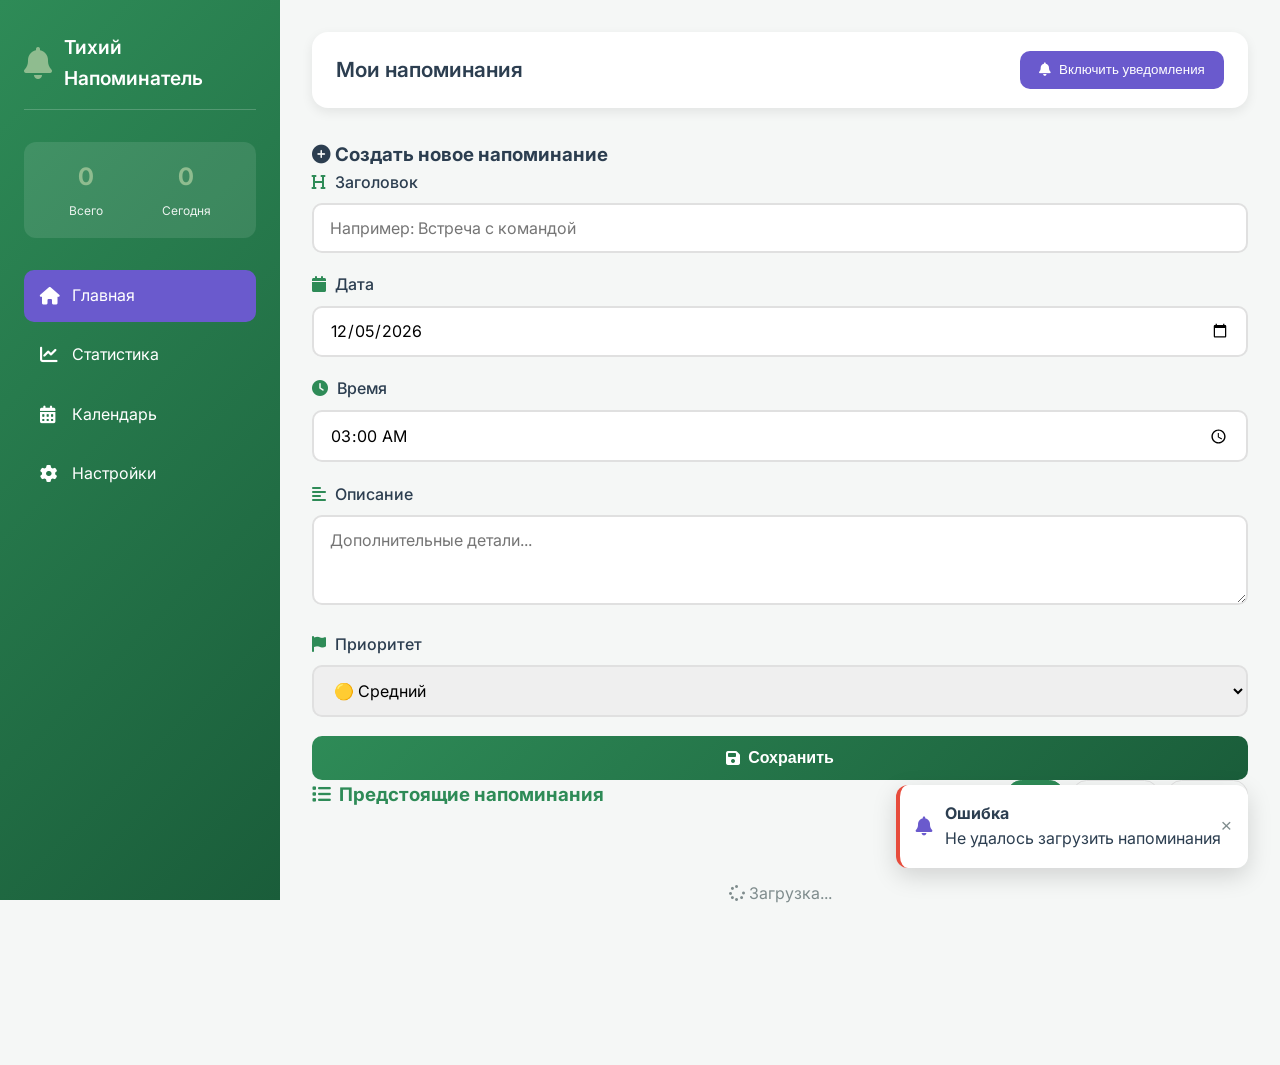
<file: fronted/index.html>
<!DOCTYPE html>
<html lang="ru">
<head>
    <meta charset="UTF-8">
    <meta name="viewport" content="width=device-width, initial-scale=1.0">
    <title>Тихий Напоминатель | Главная</title>
    <link href="https://fonts.googleapis.com/css2?family=Inter:wght@300;400;500;600;700&display=swap" rel="stylesheet">
    <link rel="stylesheet" href="https://cdnjs.cloudflare.com/ajax/libs/font-awesome/6.4.0/css/all.min.css">
    <link rel="stylesheet" href="style.css">
</head>
<body>
    <div class="app-container">
        <aside class="sidebar">
            <div class="logo">
                <i class="fas fa-bell"></i>
                <h1>Тихий Напоминатель</h1>
            </div>
            
            <div class="stats-widget">
                <div class="stat-item">
                    <span class="stat-number" id="sidebar-total">0</span>
                    <span class="stat-label">Всего</span>
                </div>
                <div class="stat-item">
                    <span class="stat-number" id="sidebar-today">0</span>
                    <span class="stat-label">Сегодня</span>
                </div>
            </div>
            
            <nav class="nav-menu">
                <a href="index.html" class="nav-link active">
                    <i class="fas fa-home"></i>
                    <span>Главная</span>
                </a>
                <a href="stats.html" class="nav-link">
                    <i class="fas fa-chart-line"></i>
                    <span>Статистика</span>
                </a>
                <a href="calendar.html" class="nav-link">
                    <i class="fas fa-calendar-alt"></i>
                    <span>Календарь</span>
                </a>
                <a href="settings.html" class="nav-link">
                    <i class="fas fa-cog"></i>
                    <span>Настройки</span>
                </a>
            </nav>
        </aside>

        <main class="main-content">
            <header class="page-header">
                <h2>Мои напоминания</h2>
                <button class="btn-notification" id="enableNotificationsBtn">
                    <i class="fas fa-bell"></i>
                    Включить уведомления
                </button>
            </header>

            <section class="create-reminder">
                <h3>
                    <i class="fas fa-plus-circle"></i>
                    Создать новое напоминание
                </h3>
                
                <form id="reminderForm">
                    <div class="form-group">
                        <label for="title">
                            <i class="fas fa-heading"></i> Заголовок
                        </label>
                        <input type="text" id="title" 
                               placeholder="Например: Встреча с командой"
                               required>
                    </div>
                    
                    <div class="form-row">
                        <div class="form-group">
                            <label for="date">
                                <i class="fas fa-calendar"></i> Дата
                            </label>
                            <input type="date" id="date" required>
                        </div>
                        
                        <div class="form-group">
                            <label for="time">
                                <i class="fas fa-clock"></i> Время
                            </label>
                            <input type="time" id="time" required>
                        </div>
                    </div>
                    
                    <div class="form-group">
                        <label for="description">
                            <i class="fas fa-align-left"></i> Описание
                        </label>
                        <textarea id="description" rows="3" 
                                  placeholder="Дополнительные детали..."></textarea>
                    </div>
                    
                    <div class="form-group">
                        <label for="priority">
                            <i class="fas fa-flag"></i> Приоритет
                        </label>
                        <select id="priority">
                            <option value="low">🟢 Низкий</option>
                            <option value="medium" selected>🟡 Средний</option>
                            <option value="high">🔴 Высокий</option>
                        </select>
                    </div>
                    
                    <button type="submit" class="btn-primary">
                        <i class="fas fa-save"></i> Сохранить
                    </button>
                </form>
            </section>

            <section class="reminders-list">
                <div class="list-header">
                    <h3>
                        <i class="fas fa-list"></i>
                        Предстоящие напоминания
                    </h3>
                    <div class="filters">
                        <button class="filter-btn active" data-filter="all">Все</button>
                        <button class="filter-btn" data-filter="today">Сегодня</button>
                        <button class="filter-btn" data-filter="week">Неделя</button>
                    </div>
                </div>
                
                <div id="remindersContainer" class="reminders-container">
                    <div class="loading-state">
                        <i class="fas fa-spinner fa-spin"></i>
                        Загрузка...
                    </div>
                </div>
            </section>
        </main>
    </div>

    <div id="notificationToast" class="toast-notification hidden">
        <div class="toast-content">
            <i class="fas fa-bell"></i>
            <div>
                <strong>Напоминание</strong>
                <p id="toastMessage"></p>
            </div>
        </div>
        <button class="toast-close">&times;</button>
    </div>

    <script src="index.js"></script>
</body>
</html>
</file>
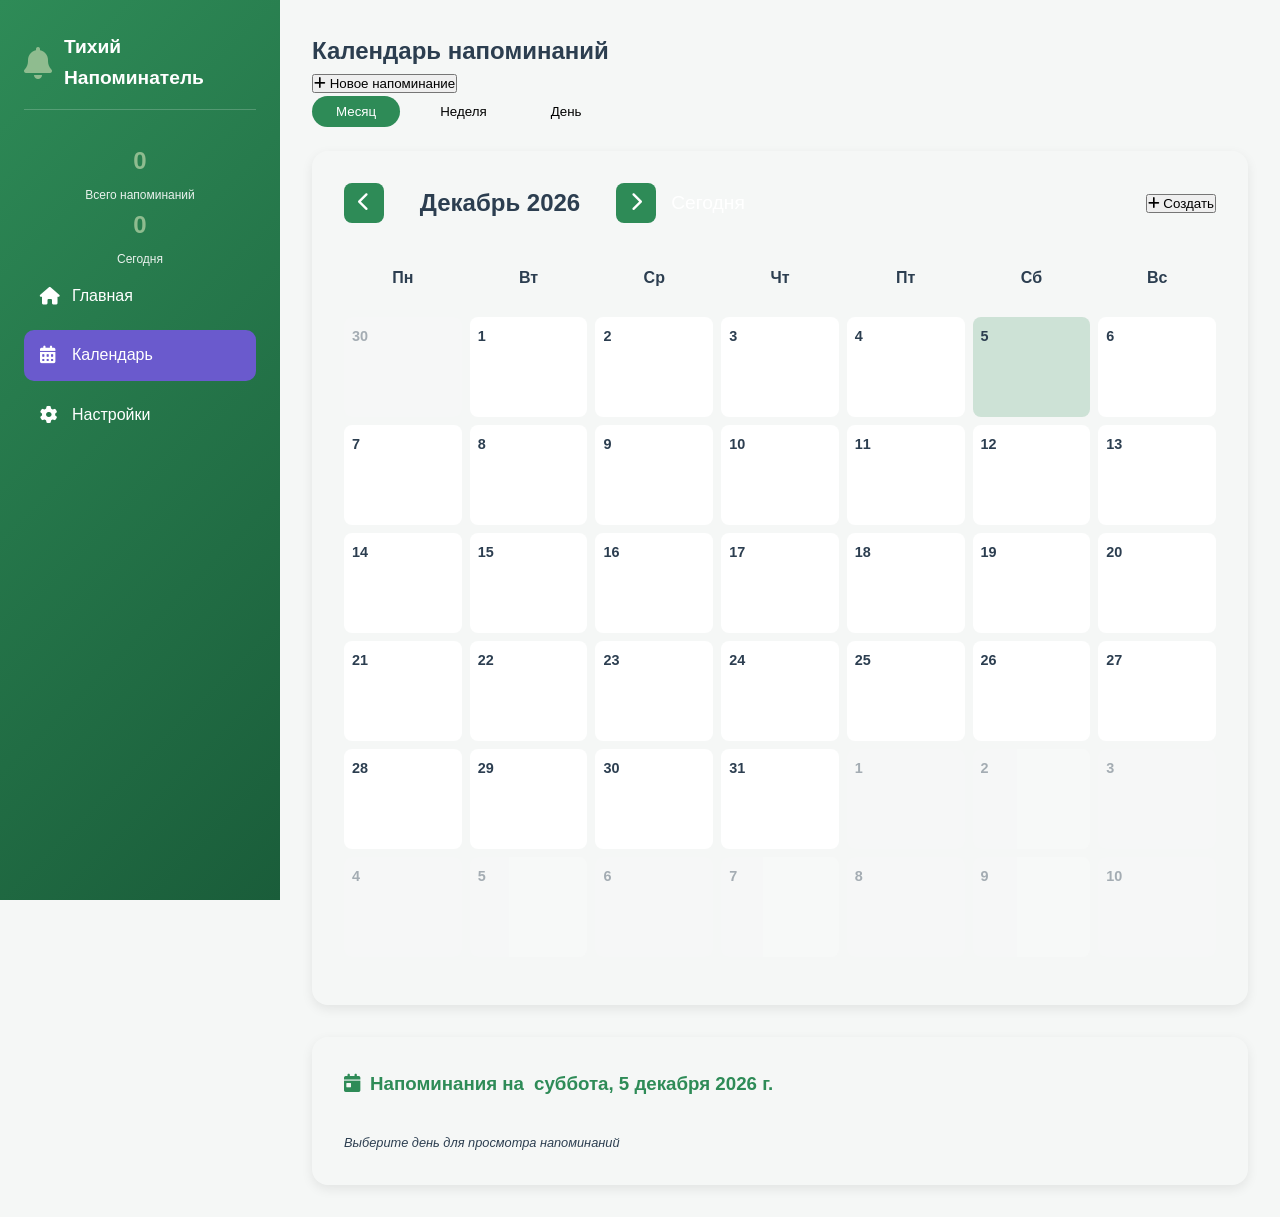
<file: fronted/calendar.html>
<!DOCTYPE html>
<html lang="ru">
<head>
    <meta charset="UTF-8">
    <meta name="viewport" content="width=device-width, initial-scale=1.0">
    <title>Календарь | Тихий Напоминатель</title>
    <link rel="stylesheet" href="style.css">
    <link rel="stylesheet" href="calendar.css">
    <link rel="stylesheet" href="https://cdnjs.cloudflare.com/ajax/libs/font-awesome/6.4.0/css/all.min.css">
</head>
<body>
    <div class="container">
        <aside class="sidebar">
            <div class="logo">
                <i class="fas fa-bell"></i>
                <h1>Тихий Напоминатель</h1>
            </div>
            <div class="stats">
                <div class="stat-item">
                    <span class="stat-number" id="total-reminders">0</span>
                    <span class="stat-label">Всего напоминаний</span>
                </div>
                <div class="stat-item">
                    <span class="stat-number" id="today-reminders">0</span>
                    <span class="stat-label">Сегодня</span>
                </div>
            </div>
            <nav class="nav-menu">
                <a href="index.html" class="nav-link"><i class="fas fa-home"></i> Главная</a>
                <a href="calendar.html" class="nav-link active"><i class="fas fa-calendar-alt"></i> Календарь</a>
                <a href="settings.html" class="nav-link"><i class="fas fa-cog"></i> Настройки</a>
            </nav>
        </aside>

        <main class="main-content">
            <header class="header">
                <h2>Календарь напоминаний</h2>
                <button class="btn-notifications" onclick="window.location.href='index.html'">
                    <i class="fas fa-plus"></i> Новое напоминание
                </button>
            </header>

            <div class="view-toggle">
                <button class="view-btn active" data-view="month">Месяц</button>
                <button class="view-btn" data-view="week">Неделя</button>
                <button class="view-btn" data-view="day">День</button>
            </div>

            <div class="calendar-container">
                <div class="calendar-header">
                    <div class="calendar-nav">
                        <button id="prev-month"><i class="fas fa-chevron-left"></i></button>
                        <h3 id="current-month">Январь 2024</h3>
                        <button id="next-month"><i class="fas fa-chevron-right"></i></button>
                        <button id="today-btn" class="today-btn">Сегодня</button>
                    </div>
                    <div>
                        <button id="create-event" class="btn-notifications">
                            <i class="fas fa-plus"></i> Создать
                        </button>
                    </div>
                </div>

                <div class="month-view active" id="month-view">
                    <div class="calendar-grid">
                        <div class="calendar-day-header">Пн</div>
                        <div class="calendar-day-header">Вт</div>
                        <div class="calendar-day-header">Ср</div>
                        <div class="calendar-day-header">Чт</div>
                        <div class="calendar-day-header">Пт</div>
                        <div class="calendar-day-header">Сб</div>
                        <div class="calendar-day-header">Вс</div>
                    </div>
                    <div class="calendar-grid" id="calendar-days">
                        <!-- Дни будут заполнены через JavaScript -->
                    </div>
                </div>

                <div class="week-view" id="week-view">
                    <div class="week-calendar" id="week-calendar">
                        <!-- Недельный вид будет заполнен через JavaScript -->
                    </div>
                </div>

                <div class="day-view" id="day-view">
                    <div class="day-calendar" id="day-calendar">
                        <!-- Дневной вид будет заполнен через JavaScript -->
                    </div>
                </div>
            </div>

            <div class="day-details">
                <h3><i class="fas fa-calendar-day"></i> Напоминания на <span id="selected-date">сегодня</span></h3>
                <div class="events-list" id="day-events">
                    <!-- Напоминания для выбранного дня -->
                    <div class="no-events">Выберите день для просмотра напоминаний</div>
                </div>
            </div>
        </main>
    </div>

    <script src="calendar-script.js"></script>
</body>
</html>
</file>
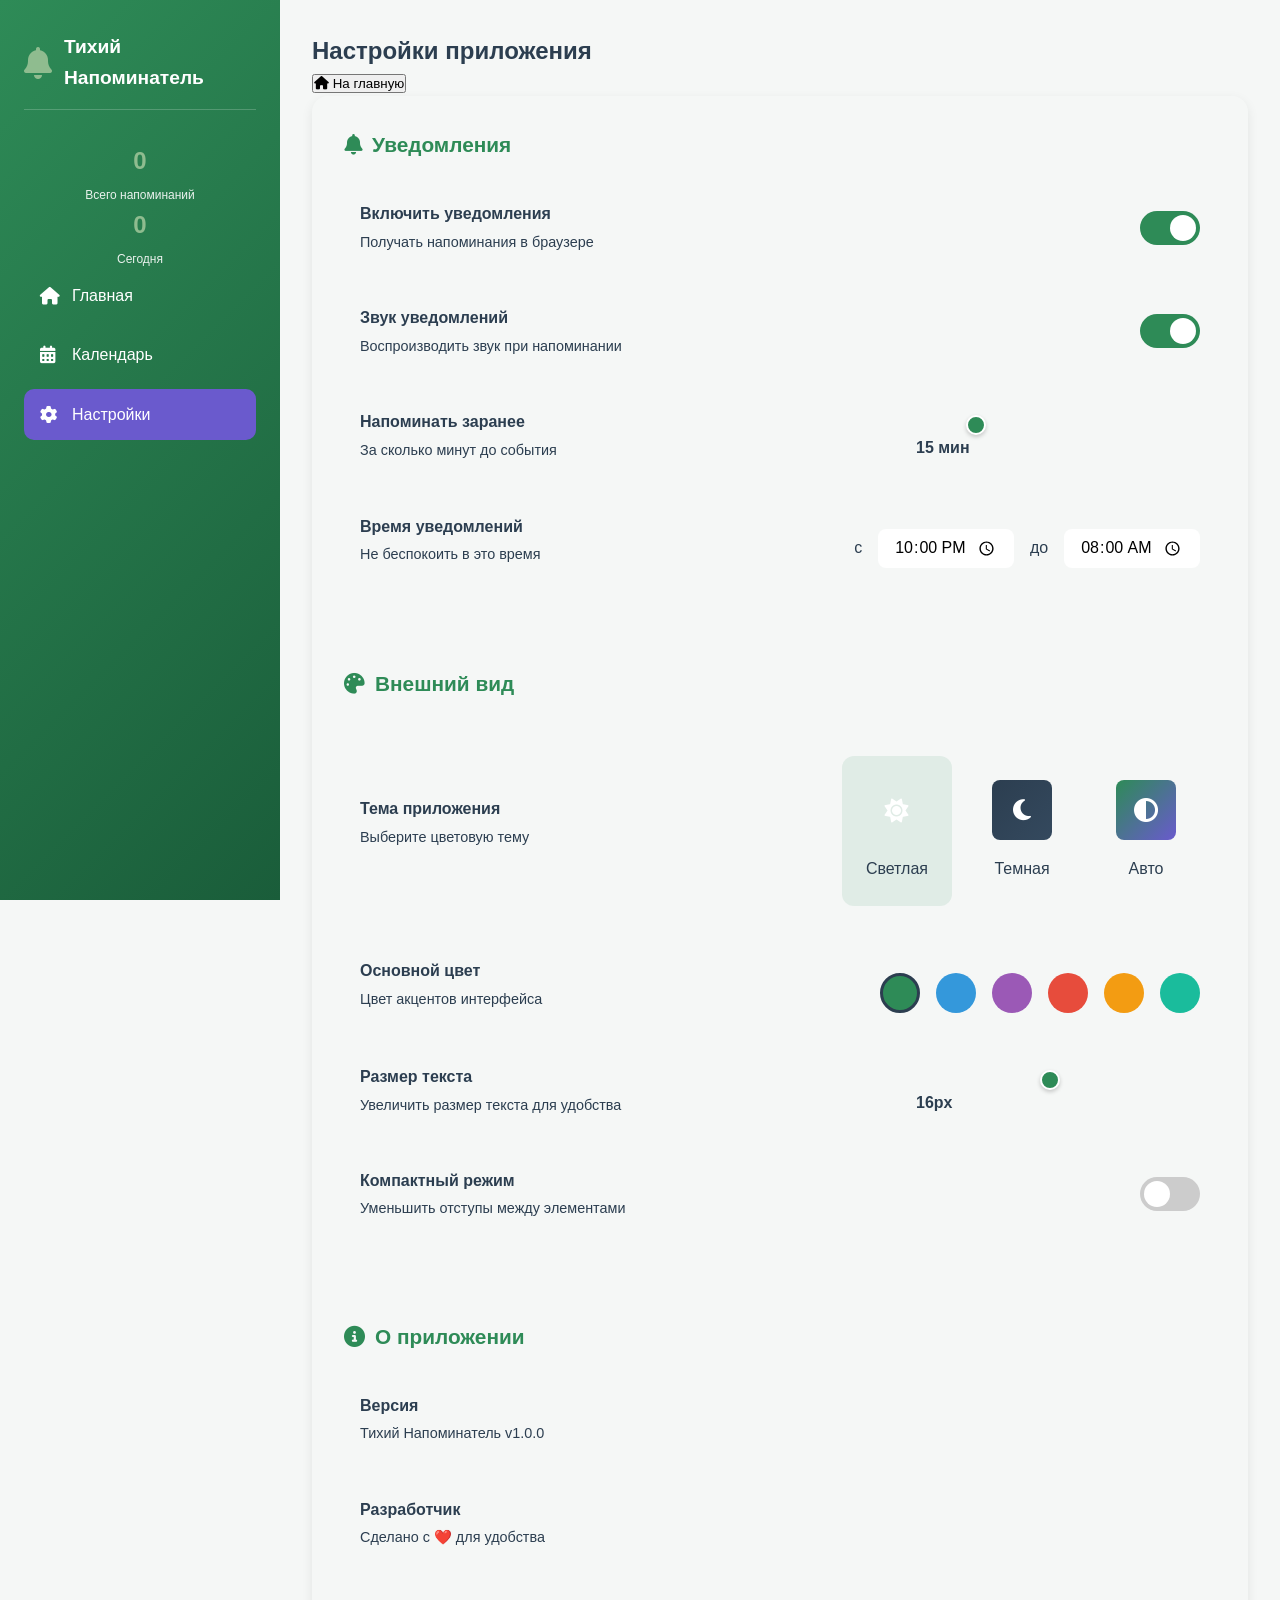
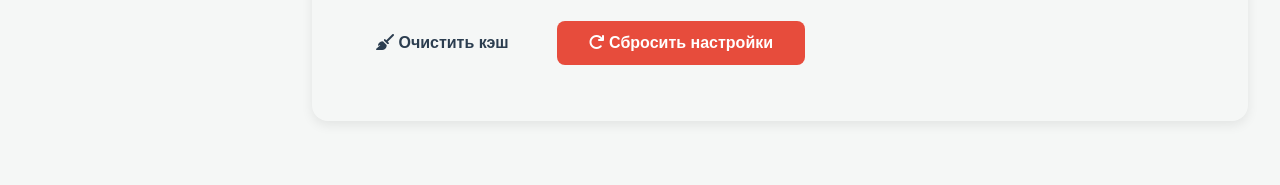
<file: fronted/settings.html>
<!DOCTYPE html>
<html lang="ru">
<head>
    <meta charset="UTF-8">
    <meta name="viewport" content="width=device-width, initial-scale=1.0">
    <title>Настройки | Тихий Напоминатель</title>
    <link rel="stylesheet" href="style.css">
    <link rel="stylesheet" href="settings.css">
    <link rel="stylesheet" href="https://cdnjs.cloudflare.com/ajax/libs/font-awesome/6.4.0/css/all.min.css">
</head>
<body>
    <div class="container">
        <aside class="sidebar">
            <div class="logo">
                <i class="fas fa-bell"></i>
                <h1>Тихий Напоминатель</h1>
            </div>
            <div class="stats">
                <div class="stat-item">
                    <span class="stat-number" id="total-reminders">0</span>
                    <span class="stat-label">Всего напоминаний</span>
                </div>
                <div class="stat-item">
                    <span class="stat-number" id="today-reminders">0</span>
                    <span class="stat-label">Сегодня</span>
                </div>
            </div>
            <nav class="nav-menu">
                <a href="index.html" class="nav-link"><i class="fas fa-home"></i> Главная</a>
                <a href="calendar.html" class="nav-link"><i class="fas fa-calendar-alt"></i> Календарь</a>
                <a href="settings.html" class="nav-link active"><i class="fas fa-cog"></i> Настройки</a>
            </nav>
        </aside>

        <main class="main-content">
            <header class="header">
                <h2>Настройки приложения</h2>
                <button class="btn-notifications" onclick="window.location.href='index.html'">
                    <i class="fas fa-home"></i> На главную
                </button>
            </header>

            <div class="settings-container">
                <div class="settings-section">
                    <h3><i class="fas fa-bell"></i> Уведомления</h3>
                    
                    <div class="setting-item">
                        <div class="setting-info">
                            <div class="setting-title">Включить уведомления</div>
                            <div class="setting-description">Получать напоминания в браузере</div>
                        </div>
                        <label class="switch">
                            <input type="checkbox" id="notifications-enabled" checked>
                            <span class="slider"></span>
                        </label>
                    </div>

                    <div class="setting-item">
                        <div class="setting-info">
                            <div class="setting-title">Звук уведомлений</div>
                            <div class="setting-description">Воспроизводить звук при напоминании</div>
                        </div>
                        <label class="switch">
                            <input type="checkbox" id="sound-enabled" checked>
                            <span class="slider"></span>
                        </label>
                    </div>

                    <div class="setting-item">
                        <div class="setting-info">
                            <div class="setting-title">Напоминать заранее</div>
                            <div class="setting-description">За сколько минут до события</div>
                        </div>
                        <div class="slider-container">
                            <input type="range" min="1" max="60" value="15" class="range-slider" id="reminder-time">
                            <span class="slider-value" id="reminder-time-value">15 мин</span>
                        </div>
                    </div>

                    <div class="setting-item">
                        <div class="setting-info">
                            <div class="setting-title">Время уведомлений</div>
                            <div class="setting-description">Не беспокоить в это время</div>
                        </div>
                        <div class="notification-time">
                            с <input type="time" class="time-input" id="quiet-time-start" value="22:00">
                            до <input type="time" class="time-input" id="quiet-time-end" value="08:00">
                        </div>
                    </div>
                </div>

                <div class="settings-section">
                    <h3><i class="fas fa-palette"></i> Внешний вид</h3>
                    
                    <div class="setting-item">
                        <div class="setting-info">
                            <div class="setting-title">Тема приложения</div>
                            <div class="setting-description">Выберите цветовую тему</div>
                        </div>
                        <div class="theme-selector">
                            <div class="theme-option theme-light selected" data-theme="light">
                                <div class="theme-preview">
                                    <i class="fas fa-sun"></i>
                                </div>
                                <div>Светлая</div>
                            </div>
                            <div class="theme-option theme-dark" data-theme="dark">
                                <div class="theme-preview">
                                    <i class="fas fa-moon"></i>
                                </div>
                                <div>Темная</div>
                            </div>
                            <div class="theme-option theme-auto" data-theme="auto">
                                <div class="theme-preview">
                                    <i class="fas fa-adjust"></i>
                                </div>
                                <div>Авто</div>
                            </div>
                        </div>
                    </div>

                    <div class="setting-item">
                        <div class="setting-info">
                            <div class="setting-title">Основной цвет</div>
                            <div class="setting-description">Цвет акцентов интерфейса</div>
                        </div>
                        <div class="color-options">
                            <div class="color-option selected" style="background-color: #2E8B57;" data-color="2E8B57"></div>
                            <div class="color-option" style="background-color: #3498DB;" data-color="3498DB"></div>
                            <div class="color-option" style="background-color: #9B59B6;" data-color="9B59B6"></div>
                            <div class="color-option" style="background-color: #E74C3C;" data-color="E74C3C"></div>
                            <div class="color-option" style="background-color: #F39C12;" data-color="F39C12"></div>
                            <div class="color-option" style="background-color: #1ABC9C;" data-color="1ABC9C"></div>
                        </div>
                    </div>

                    <div class="setting-item">
                        <div class="setting-info">
                            <div class="setting-title">Размер текста</div>
                            <div class="setting-description">Увеличить размер текста для удобства</div>
                        </div>
                        <div class="slider-container">
                            <input type="range" min="12" max="20" value="16" class="range-slider" id="font-size">
                            <span class="slider-value" id="font-size-value">16px</span>
                        </div>
                    </div>

                    <div class="setting-item">
                        <div class="setting-info">
                            <div class="setting-title">Компактный режим</div>
                            <div class="setting-description">Уменьшить отступы между элементами</div>
                        </div>
                        <label class="switch">
                            <input type="checkbox" id="compact-mode">
                            <span class="slider"></span>
                        </label>
                    </div>
                </div>

                <!-- <div class="settings-section">
                    <h3><i class="fas fa-database"></i> Данные</h3>
                    
                    <div class="setting-item">
                        <div class="setting-info">
                            <div class="setting-title">Автосохранение</div>
                            <div class="setting-description">Автоматически сохранять изменения</div>
                        </div>
                        <label class="switch">
                            <input type="checkbox" id="autosave" checked>
                            <span class="slider"></span>
                        </label>
                    </div>

                    <div class="setting-item">
                        <div class="setting-info">
                            <div class="setting-title">Период хранения</div>
                            <div class="setting-description">Хранить выполненные напоминания</div>
                        </div>
                        <select class="setting-select" id="retention-period">
                            <option value="7">7 дней</option>
                            <option value="30" selected>30 дней</option>
                            <option value="90">90 дней</option>
                            <option value="365">1 год</option>
                            <option value="forever">Всегда</option>
                        </select>
                    </div>

                    <div class="action-buttons">
                        <button class="btn-save" id="export-data">
                            <i class="fas fa-download"></i> Экспорт данных
                        </button>
                        <button class="btn-reset" id="import-data">
                            <i class="fas fa-upload"></i> Импорт данных
                        </button>
                    </div>
                </div> -->

                <div class="settings-section">
                    <h3><i class="fas fa-info-circle"></i> О приложении</h3>
                    
                    <div class="setting-item">
                        <div class="setting-info">
                            <div class="setting-title">Версия</div>
                            <div class="setting-description">Тихий Напоминатель v1.0.0</div>
                        </div>
                    </div>

                    <div class="setting-item">
                        <div class="setting-info">
                            <div class="setting-title">Разработчик</div>
                            <div class="setting-description">Сделано с ❤️ для удобства</div>
                        </div>
                    </div>

                    <div class="action-buttons">
                        <button class="btn-reset" id="clear-cache">
                            <i class="fas fa-broom"></i> Очистить кэш
                        </button>
                        <button class="btn-danger" id="reset-settings">
                            <i class="fas fa-redo"></i> Сбросить настройки
                        </button>
                    </div>
                </div>
            </div>
        </main>
    </div>

    <script src="settings-script.js"></script>
</body>
</html>
</file>
<file: fronted/style.css>
:root {
    --primary-green: #2E8B57;
    --primary-dark: #1A5D3A;
    --primary-light: #8FBC8F;
    --accent: #6A5ACD;
    --accent-light: #9370DB;
    --bg-light: #F5F7F6;
    --bg-white: #FFFFFF;
    --text-dark: #2C3E50;
    --text-gray: #7F8C8D;
    --border: #E0E0E0;
    --shadow: 0 4px 12px rgba(0, 0, 0, 0.08);
    --shadow-hover: 0 8px 24px rgba(0, 0, 0, 0.12);
    --success: #2E8B57;
    --error: #E74C3C;
    --warning: #F39C12;
    --info: #3498DB;
}

* {
    margin: 0;
    padding: 0;
    box-sizing: border-box;
}

body {
    font-family: 'Inter', -apple-system, BlinkMacSystemFont, 'Segoe UI', sans-serif;
    background: var(--bg-light);
    color: var(--text-dark);
    line-height: 1.6;
}

/* Контейнер приложения */
.app-container {
    display: flex;
    min-height: 100vh;
}

/* БОКОВАЯ ПАНЕЛЬ  */
.sidebar {
    width: 280px;
    background: linear-gradient(135deg, var(--primary-green), var(--primary-dark));
    color: white;
    padding: 2rem 1.5rem;
    position: fixed;
    height: 100vh;
    overflow-y: auto;
}

.logo {
    display: flex;
    align-items: center;
    gap: 12px;
    margin-bottom: 2rem;
    padding-bottom: 1rem;
    border-bottom: 1px solid rgba(255, 255, 255, 0.2);
}

.logo i {
    font-size: 2rem;
    color: var(--primary-light);
}

.logo h1 {
    font-size: 1.2rem;
    font-weight: 600;
}

/* Виджет статистики в боковой панели */
.stats-widget {
    background: rgba(255, 255, 255, 0.1);
    border-radius: 12px;
    padding: 1rem;
    margin-bottom: 2rem;
    display: flex;
    justify-content: space-around;
}

.stat-item {
    text-align: center;
}

.stat-number {
    display: block;
    font-size: 1.5rem;
    font-weight: 700;
    color: var(--primary-light);
}

.stat-label {
    font-size: 0.75rem;
    opacity: 0.9;
}

/* Навигация */
.nav-menu {
    display: flex;
    flex-direction: column;
    gap: 0.5rem;
}

.nav-link {
    color: white;
    text-decoration: none;
    padding: 0.8rem 1rem;
    border-radius: 10px;
    display: flex;
    align-items: center;
    gap: 12px;
    transition: all 0.3s;
}

.nav-link:hover {
    background: rgba(255, 255, 255, 0.1);
    transform: translateX(5px);
}

.nav-link.active {
    background: var(--accent);
}

.nav-link i {
    width: 20px;
    font-size: 1.1rem;
}

/*  ОСНОВНОЙ КОНТЕНТ  */
.main-content {
    flex: 1;
    margin-left: 280px;
    padding: 2rem;
    min-height: 100vh;
}

/* Шапка страницы */
.page-header {
    background: var(--bg-white);
    padding: 1.2rem 1.5rem;
    border-radius: 16px;
    margin-bottom: 2rem;
    display: flex;
    justify-content: space-between;
    align-items: center;
    box-shadow: var(--shadow);
}

.page-header h2 {
    font-size: 1.3rem;
    font-weight: 600;
    color: var(--text-dark);
}

.btn-notification {
    background: var(--accent);
    color: white;
    border: none;
    padding: 0.7rem 1.2rem;
    border-radius: 10px;
    cursor: pointer;
    display: flex;
    align-items: center;
    gap: 8px;
    font-weight: 500;
    transition: all 0.3s;
}

.btn-notification:hover {
    background: var(--accent-light);
    transform: translateY(-2px);
}

/* Формы */
.form-group {
    margin-bottom: 1.2rem;
}

.form-group label {
    display: block;
    margin-bottom: 0.5rem;
    font-weight: 500;
    color: var(--text-dark);
}

.form-group label i {
    color: var(--primary-green);
    margin-right: 5px;
}

.form-group input,
.form-group select,
.form-group textarea {
    width: 100%;
    padding: 0.8rem 1rem;
    border: 2px solid var(--border);
    border-radius: 10px;
    font-family: inherit;
    font-size: 1rem;
    transition: all 0.3s;
}

.form-group input:focus,
.form-group select:focus,
.form-group textarea:focus {
    outline: none;
    border-color: var(--primary-green);
    box-shadow: 0 0 0 3px rgba(46, 139, 87, 0.1);
}

/* Кнопки */
.btn-primary {
    background: linear-gradient(135deg, var(--primary-green), var(--primary-dark));
    color: white;
    border: none;
    padding: 0.8rem 1.5rem;
    border-radius: 10px;
    font-size: 1rem;
    font-weight: 600;
    cursor: pointer;
    display: flex;
    align-items: center;
    justify-content: center;
    gap: 8px;
    width: 100%;
    transition: all 0.3s;
}

.btn-primary:hover {
    transform: translateY(-2px);
    box-shadow: 0 6px 20px rgba(46, 139, 87, 0.3);
}

/* Фильтры */
.filters {
    display: flex;
    gap: 0.5rem;
}

.filter-btn {
    padding: 0.4rem 1rem;
    border: 1px solid var(--border);
    background: transparent;
    border-radius: 20px;
    cursor: pointer;
    transition: all 0.3s;
    font-size: 0.85rem;
}

.filter-btn:hover {
    border-color: var(--primary-green);
}

.filter-btn.active {
    background: var(--primary-green);
    color: white;
    border-color: var(--primary-green);
}

/* Список напоминаний */
.list-header {
    display: flex;
    justify-content: space-between;
    align-items: center;
    margin-bottom: 1.5rem;
    flex-wrap: wrap;
    gap: 1rem;
}

.list-header h3 {
    display: flex;
    align-items: center;
    gap: 8px;
    color: var(--primary-green);
}

.reminders-container {
    min-height: 200px;
}

.loading-state {
    text-align: center;
    padding: 3rem;
    color: var(--text-gray);
}

/* Элемент напоминания */
.reminder-card {
    background: var(--bg-light);
    border-radius: 12px;
    padding: 1rem;
    margin-bottom: 0.8rem;
    display: flex;
    justify-content: space-between;
    align-items: flex-start;
    transition: all 0.3s;
    animation: fadeIn 0.3s ease;
}

@keyframes fadeIn {
    from { opacity: 0; transform: translateY(10px); }
    to { opacity: 1; transform: translateY(0); }
}

.reminder-card:hover {
    transform: translateX(5px);
    box-shadow: var(--shadow);
}

.reminder-content {
    flex: 1;
}

.reminder-title {
    font-weight: 600;
    margin-bottom: 0.3rem;
    font-size: 1rem;
}

.reminder-description {
    color: var(--text-gray);
    font-size: 0.85rem;
    margin-bottom: 0.5rem;
}

.reminder-meta {
    display: flex;
    gap: 1rem;
    font-size: 0.75rem;
    color: var(--text-gray);
}

.reminder-meta i {
    margin-right: 3px;
}

.reminder-actions {
    display: flex;
    gap: 0.5rem;
}

.reminder-actions button {
    background: none;
    border: none;
    cursor: pointer;
    padding: 5px;
    border-radius: 6px;
    transition: all 0.3s;
    color: var(--text-gray);
}

.reminder-actions button:hover {
    background: rgba(0, 0, 0, 0.05);
}

.reminder-actions .btn-complete:hover {
    color: var(--success);
}

.reminder-actions .btn-delete:hover {
    color: var(--error);
}

/* Уведомление */
.toast-notification {
    position: fixed;
    bottom: 2rem;
    right: 2rem;
    background: var(--bg-white);
    border-radius: 12px;
    padding: 1rem;
    box-shadow: 0 8px 24px rgba(0, 0, 0, 0.15);
    display: flex;
    align-items: center;
    justify-content: space-between;
    min-width: 280px;
    max-width: 400px;
    border-left: 4px solid var(--accent);
    z-index: 1000;
    animation: slideIn 0.3s ease;
}

@keyframes slideIn {
    from { transform: translateX(100%); opacity: 0; }
    to { transform: translateX(0); opacity: 1; }
}

.toast-notification.hidden {
    display: none;
}

.toast-content {
    display: flex;
    align-items: center;
    gap: 12px;
}

.toast-content i {
    font-size: 1.2rem;
    color: var(--accent);
}

.toast-close {
    background: none;
    border: none;
    font-size: 1.2rem;
    cursor: pointer;
    color: var(--text-gray);
}

/* Адаптивность */
@media (max-width: 768px) {
    .sidebar {
        width: 220px;
        padding: 1rem;
    }
    
    .main-content {
        margin-left: 220px;
        padding: 1rem;
    }
    
    .list-header {
        flex-direction: column;
        align-items: flex-start;
    }
    
    .page-header {
        flex-direction: column;
        gap: 1rem;
        text-align: center;
    }
}

@media (max-width: 480px) {
    .app-container {
        flex-direction: column;
    }
    
    .sidebar {
        position: relative;
        width: 100%;
        height: auto;
    }
    
    .stats-widget {
        max-width: 200px;
        margin: 0 auto 1rem;
    }
    
    .nav-menu {
        flex-direction: row;
        justify-content: center;
        flex-wrap: wrap;
    }
    
    .main-content {
        margin-left: 0;
    }
}
</file>
<file: fronted/calendar.css>
.calendar-view {
    background-color: var(--card-bg);
    border-radius: 16px;
    padding: 2rem;
    margin-bottom: 2rem;
    box-shadow: var(--shadow);
}

.calendar-controls {
    display: flex;
    align-items: center;
    gap: 1rem;
}

.calendar-controls button {
    background-color: var(--primary-green);
    color: white;
    border: none;
    padding: 0.5rem 1rem;
    border-radius: 8px;
    cursor: pointer;
    transition: background-color 0.3s ease;
}

.calendar-controls button:hover {
    background-color: var(--dark-green);
}

#current-month {
    font-size: 1.5rem;
    min-width: 200px;
    text-align: center;
}

.view-switcher {
    display: flex;
    gap: 0.5rem;
    margin-bottom: 1.5rem;
}

.view-btn {
    padding: 0.5rem 1.5rem;
    border: 1px solid var(--border-color);
    background-color: transparent;
    border-radius: 20px;
    cursor: pointer;
    transition: all 0.3s ease;
}

.view-btn:hover {
    border-color: var(--primary-green);
}

.view-btn.active {
    background-color: var(--primary-green);
    color: white;
    border-color: var(--primary-green);
}

.calendar {
    display: flex;
    flex-direction: column;
}

.calendar-header {
    display: grid;
    grid-template-columns: repeat(7, 1fr);
    gap: 0.5rem;
    margin-bottom: 1rem;
}

.day-header {
    text-align: center;
    font-weight: 600;
    color: var(--text-light);
    padding: 0.5rem;
}

.calendar-body {
    display: grid;
    grid-template-columns: repeat(7, 1fr);
    gap: 0.5rem;
}

.calendar-day {
    min-height: 120px;
    border: 1px solid var(--border-color);
    border-radius: 8px;
    padding: 0.5rem;
    cursor: pointer;
    transition: all 0.3s ease;
    position: relative;
}

.calendar-day:hover {
    background-color: var(--background);
    transform: translateY(-2px);
}

.calendar-day.other-month {
    opacity: 0.4;
    background-color: #f9f9f9;
}

.calendar-day.today {
    border-color: var(--complementary);
    background-color: rgba(106, 90, 205, 0.1);
}

.calendar-day.selected {
    background-color: rgba(46, 139, 87, 0.2);
    border-color: var(--primary-green);
}

.day-number {
    font-weight: 600;
    margin-bottom: 0.5rem;
    font-size: 0.9rem;
}

.day-reminders-count {
    background-color: var(--primary-green);
    color: white;
    border-radius: 50%;
    width: 24px;
    height: 24px;
    display: flex;
    align-items: center;
    justify-content: center;
    font-size: 0.8rem;
    position: absolute;
    top: 5px;
    right: 5px;
}

.reminder-badge {
    font-size: 0.75rem;
    padding: 2px 6px;
    border-radius: 4px;
    margin-bottom: 2px;
    overflow: hidden;
    text-overflow: ellipsis;
    white-space: nowrap;
}

.reminder-badge.high {
    background-color: rgba(231, 76, 60, 0.2);
    color: #c0392b;
}

.reminder-badge.medium {
    background-color: rgba(46, 139, 87, 0.2);
    color: var(--primary-green);
}

.reminder-badge.low {
    background-color: rgba(52, 152, 219, 0.2);
    color: #2980b9;
}

.day-reminders {
    background-color: var(--card-bg);
    border-radius: 16px;
    padding: 2rem;
    box-shadow: var(--shadow);
}

.day-reminders h3 {
    margin-bottom: 1.5rem;
    color: var(--primary-green);
}

.day-reminder-item {
    padding: 1rem;
    border-left: 3px solid var(--primary-green);
    background-color: var(--background);
    margin-bottom: 0.5rem;
    border-radius: 8px;
    display: flex;
    justify-content: space-between;
    align-items: center;
}

.day-reminder-time {
    font-weight: 600;
    color: var(--complementary);
    min-width: 80px;
}

.day-reminder-content {
    flex: 1;
    margin: 0 1rem;
}

.no-reminders {
    text-align: center;
    padding: 2rem;
    color: var(--text-light);
    font-style: italic;
}

.week-view, .day-view {
    display: none;
}

.week-view.active, .day-view.active {
    display: block;
}

.week-view .calendar-header,
.week-view .calendar-body {
    grid-template-columns: repeat(7, 1fr);
}

.hour-slot {
    padding: 1rem;
    border-bottom: 1px solid var(--border-color);
    min-height: 80px;
    position: relative;
}

.hour-label {
    position: absolute;
    left: 0;
    top: 0;
    font-size: 0.9rem;
    color: var(--text-light);
    width: 60px;
}

.hour-content {
    margin-left: 70px;
}

.calendar-container {
            background-color: var(--card-bg);
            border-radius: 16px;
            padding: 2rem;
            margin-bottom: 2rem;
            box-shadow: var(--shadow);
        }

.calendar-header {
    display: flex;
    justify-content: space-between;
    align-items: center;
    margin-bottom: 2rem;
}

.calendar-nav {
    display: flex;
    align-items: center;
    gap: 1rem;
}

.calendar-nav button {
    background-color: var(--primary-green);
    color: white;
    border: none;
    width: 40px;
    height: 40px;
    border-radius: 8px;
    cursor: pointer;
    display: flex;
    align-items: center;
    justify-content: center;
    font-size: 1.2rem;
}

.calendar-nav button:hover {
    background-color: var(--dark-green);
}

#current-month {
    font-size: 1.5rem;
    font-weight: 600;
    color: var(--text-dark);
    min-width: 200px;
    text-align: center;
}

.calendar-grid {
    display: grid;
    grid-template-columns: repeat(7, 1fr);
    gap: 8px;
    margin-bottom: 1rem;
}

.calendar-day-header {
    text-align: center;
    font-weight: 600;
    color: var(--text-light);
    padding: 10px;
    background-color: var(--background);
    border-radius: 8px;
}

.calendar-day {
    min-height: 100px;
    border: 1px solid var(--border-color);
    border-radius: 8px;
    padding: 8px;
    cursor: pointer;
    transition: all 0.3s ease;
    background-color: white;
    position: relative;
}

.calendar-day:hover {
    background-color: var(--background);
    transform: translateY(-2px);
    box-shadow: 0 4px 8px rgba(0,0,0,0.1);
}

.calendar-day.other-month {
    opacity: 0.4;
    background-color: #f9f9f9;
}

.calendar-day.today {
    border: 2px solid var(--complementary);
    background-color: rgba(106, 90, 205, 0.1);
}

.calendar-day.selected {
    background-color: rgba(46, 139, 87, 0.2);
    border-color: var(--primary-green);
}

.day-number {
    font-weight: 600;
    font-size: 0.9rem;
    margin-bottom: 4px;
}

.day-events {
    font-size: 0.75rem;
    max-height: 60px;
    overflow-y: auto;
}

.event-dot {
    display: inline-block;
    width: 8px;
    height: 8px;
    border-radius: 50%;
    margin-right: 4px;
}

.event-dot.high { background-color: #e74c3c; }
.event-dot.medium { background-color: var(--primary-green); }
.event-dot.low { background-color: #3498db; }

.event-item {
    margin: 2px 0;
    padding: 2px 4px;
    border-radius: 4px;
    background-color: rgba(46, 139, 87, 0.1);
    white-space: nowrap;
    overflow: hidden;
    text-overflow: ellipsis;
    font-size: 0.7rem;
}

.no-events {
    color: var(--text-light);
    font-style: italic;
    font-size: 0.8rem;
    margin-top: 10px;
}

.day-details {
    background-color: var(--card-bg);
    border-radius: 16px;
    padding: 2rem;
    box-shadow: var(--shadow);
}

.day-details h3 {
    margin-bottom: 1.5rem;
    color: var(--primary-green);
    display: flex;
    align-items: center;
    gap: 10px;
}

.events-list {
    display: flex;
    flex-direction: column;
    gap: 1rem;
}

.event-card {
    padding: 1rem;
    border-left: 4px solid var(--primary-green);
    background-color: var(--background);
    border-radius: 8px;
    display: flex;
    justify-content: space-between;
    align-items: flex-start;
}

.event-card.high { border-left-color: #e74c3c; }
.event-card.medium { border-left-color: var(--primary-green); }
.event-card.low { border-left-color: #3498db; }

.event-time {
    font-weight: 600;
    color: var(--complementary);
    min-width: 80px;
}

.event-info {
    flex: 1;
    margin: 0 1rem;
}

.event-title {
    font-weight: 600;
    margin-bottom: 4px;
}

.event-description {
    color: var(--text-light);
    font-size: 0.9rem;
}

.view-toggle {
    display: flex;
    gap: 1rem;
    margin-bottom: 1.5rem;
}

.view-btn {
    padding: 0.5rem 1.5rem;
    border: 1px solid var(--border-color);
    background-color: transparent;
    border-radius: 20px;
    cursor: pointer;
    transition: all 0.3s ease;
}

.view-btn:hover {
    border-color: var(--primary-green);
}

.view-btn.active {
    background-color: var(--primary-green);
    color: white;
    border-color: var(--primary-green);
}

.week-view, .day-view {
    display: none;
}

.week-view.active, .day-view.active {
    display: block;
}

.today-btn {
    background-color: var(--complementary) !important;
    margin-left: 1rem;
}

.today-btn:hover {
    background-color: var(--light-complementary) !important;
}
</file>
<file: fronted/settings.css>
.settings-container {
    background-color: var(--card-bg);
    border-radius: 16px;
    padding: 2rem;
    margin-bottom: 2rem;
    box-shadow: var(--shadow);
}

.settings-section {
    margin-bottom: 2.5rem;
    padding-bottom: 1.5rem;
    border-bottom: 1px solid var(--border-color);
}

.settings-section:last-child {
    border-bottom: none;
    margin-bottom: 0;
}

.settings-section h3 {
    color: var(--primary-green);
    margin-bottom: 1.5rem;
    display: flex;
    align-items: center;
    gap: 10px;
    font-size: 1.3rem;
}

.setting-item {
    display: flex;
    justify-content: space-between;
    align-items: center;
    margin-bottom: 1.2rem;
    padding: 1rem;
    background-color: var(--background);
    border-radius: 8px;
    transition: background-color 0.3s ease;
}

.setting-item:hover {
    background-color: rgba(46, 139, 87, 0.1);
}

.setting-info {
    flex: 1;
}

.setting-title {
    font-weight: 600;
    margin-bottom: 4px;
    color: var(--text-dark);
}

.setting-description {
    font-size: 0.9rem;
    color: var(--text-light);
}

/* Переключатель */
.switch {
    position: relative;
    display: inline-block;
    width: 60px;
    height: 34px;
}

.switch input {
    opacity: 0;
    width: 0;
    height: 0;
}

.slider {
    position: absolute;
    cursor: pointer;
    top: 0;
    left: 0;
    right: 0;
    bottom: 0;
    background-color: #ccc;
    transition: .4s;
    border-radius: 34px;
}

.slider:before {
    position: absolute;
    content: "";
    height: 26px;
    width: 26px;
    left: 4px;
    bottom: 4px;
    background-color: white;
    transition: .4s;
    border-radius: 50%;
}

input:checked + .slider {
    background-color: var(--primary-green);
}

input:checked + .slider:before {
    transform: translateX(26px);
}

/* Выбор темы */
.theme-selector {
    display: flex;
    gap: 1rem;
    margin-top: 1rem;
}

.theme-option {
    flex: 1;
    padding: 1.5rem;
    border: 2px solid var(--border-color);
    border-radius: 12px;
    cursor: pointer;
    text-align: center;
    transition: all 0.3s ease;
}

.theme-option:hover {
    border-color: var(--primary-green);
    transform: translateY(-2px);
}

.theme-option.selected {
    border-color: var(--primary-green);
    background-color: rgba(46, 139, 87, 0.1);
}

.theme-preview {
    width: 60px;
    height: 60px;
    border-radius: 8px;
    margin: 0 auto 1rem;
    display: flex;
    align-items: center;
    justify-content: center;
    font-size: 1.5rem;
    color: white;
}

.theme-light .theme-preview {
    background: linear-gradient(135deg, var(--primary-green), var(--light-green));
}

.theme-dark .theme-preview {
    background: linear-gradient(135deg, #2c3e50, #34495e);
}

.theme-auto .theme-preview {
    background: linear-gradient(135deg, var(--primary-green), #6A5ACD);
}

/* Выбор цвета */
.color-options {
    display: flex;
    gap: 1rem;
    flex-wrap: wrap;
    margin-top: 1rem;
}

.color-option {
    width: 40px;
    height: 40px;
    border-radius: 50%;
    cursor: pointer;
    border: 3px solid transparent;
    transition: transform 0.3s ease;
}

.color-option:hover {
    transform: scale(1.1);
}

.color-option.selected {
    border-color: var(--text-dark);
}

/* Время уведомлений */
.notification-time {
    display: flex;
    align-items: center;
    gap: 1rem;
    margin-top: 1rem;
}

.time-input {
    padding: 0.5rem 1rem;
    border: 1px solid var(--border-color);
    border-radius: 8px;
    font-family: 'Inter', sans-serif;
    font-size: 1rem;
}

/* Кнопки действий */
.action-buttons {
    display: flex;
    gap: 1rem;
    margin-top: 2rem;
    padding-top: 1.5rem;
    border-top: 1px solid var(--border-color);
}

.btn-save {
    background: linear-gradient(135deg, var(--primary-green), var(--dark-green));
    color: white;
    border: none;
    padding: 0.8rem 2rem;
    border-radius: 8px;
    font-size: 1rem;
    font-weight: 600;
    cursor: pointer;
    transition: transform 0.3s ease, box-shadow 0.3s ease;
}

.btn-save:hover {
    transform: translateY(-2px);
    box-shadow: 0 6px 16px rgba(46, 139, 87, 0.2);
}

.btn-reset {
    background-color: transparent;
    color: var(--text-light);
    border: 1px solid var(--border-color);
    padding: 0.8rem 2rem;
    border-radius: 8px;
    font-size: 1rem;
    font-weight: 600;
    cursor: pointer;
    transition: all 0.3s ease;
}

.btn-reset:hover {
    border-color: var(--text-light);
    color: var(--text-dark);
}

.btn-danger {
    background-color: #e74c3c;
    color: white;
    border: none;
    padding: 0.8rem 2rem;
    border-radius: 8px;
    font-size: 1rem;
    font-weight: 600;
    cursor: pointer;
    transition: background-color 0.3s ease;
}

.btn-danger:hover {
    background-color: #c0392b;
}

/* Выпадающие списки */
select.setting-select {
    padding: 0.5rem 1rem;
    border: 1px solid var(--border-color);
    border-radius: 8px;
    background-color: white;
    font-family: 'Inter', sans-serif;
    font-size: 1rem;
    min-width: 200px;
}

/* Ползунки */
.slider-container {
    flex: 1;
    max-width: 300px;
}

.range-slider {
    width: 100%;
    height: 6px;
    border-radius: 3px;
    background: var(--border-color);
    outline: none;
    -webkit-appearance: none;
    appearance: none;
}

.range-slider::-webkit-slider-thumb {
    -webkit-appearance: none;
    appearance: none;
    width: 20px;
    height: 20px;
    border-radius: 50%;
    background: var(--primary-green);
    cursor: pointer;
    border: 2px solid white;
    box-shadow: 0 2px 4px rgba(0,0,0,0.2);
}

.range-slider::-moz-range-thumb {
    width: 20px;
    height: 20px;
    border-radius: 50%;
    background: var(--primary-green);
    cursor: pointer;
    border: 2px solid white;
    box-shadow: 0 2px 4px rgba(0,0,0,0.2);
}

.range-slider::-webkit-slider-thumb {
    -webkit-appearance: none;
    width: 20px;
    height: 20px;
    border-radius: 50%;
    background: var(--primary-green);
    cursor: pointer;
}

.slider-value {
    margin-left: 1rem;
    font-weight: 600;
    min-width: 40px;
}
</file>
